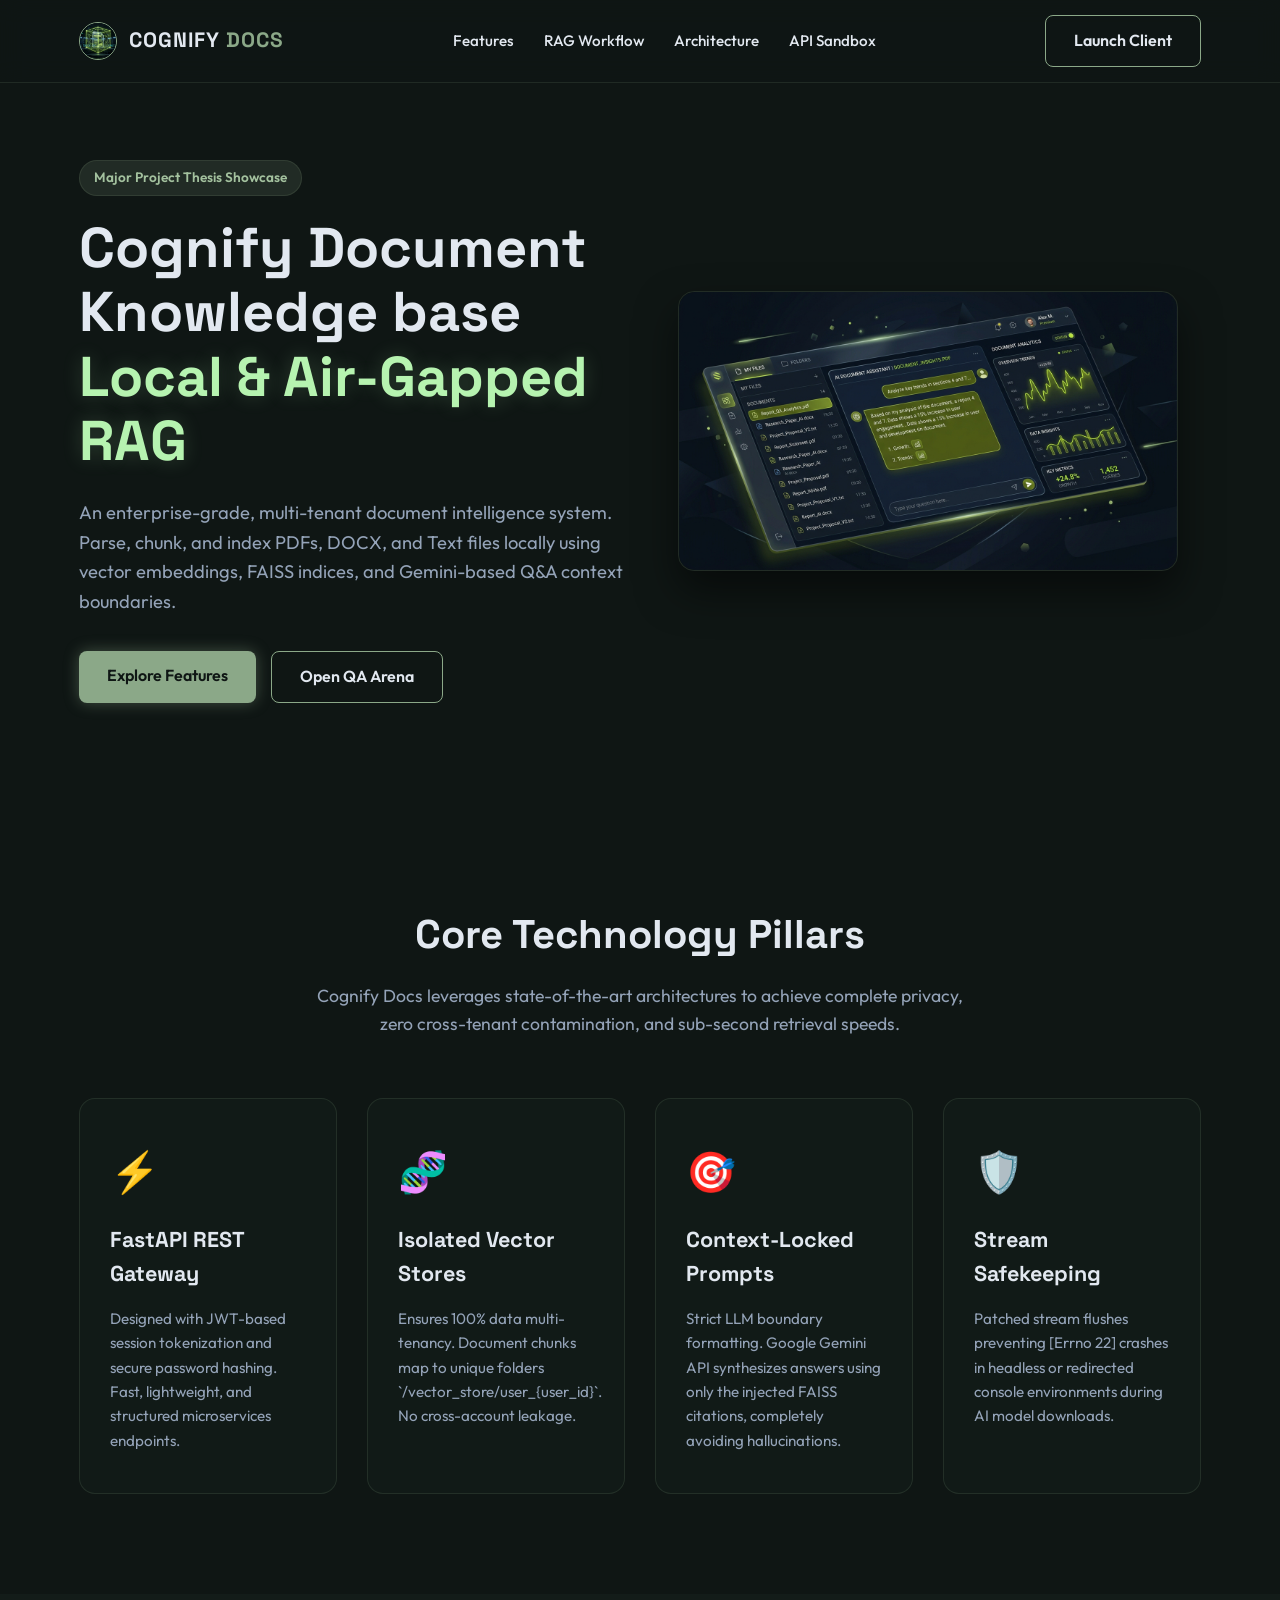
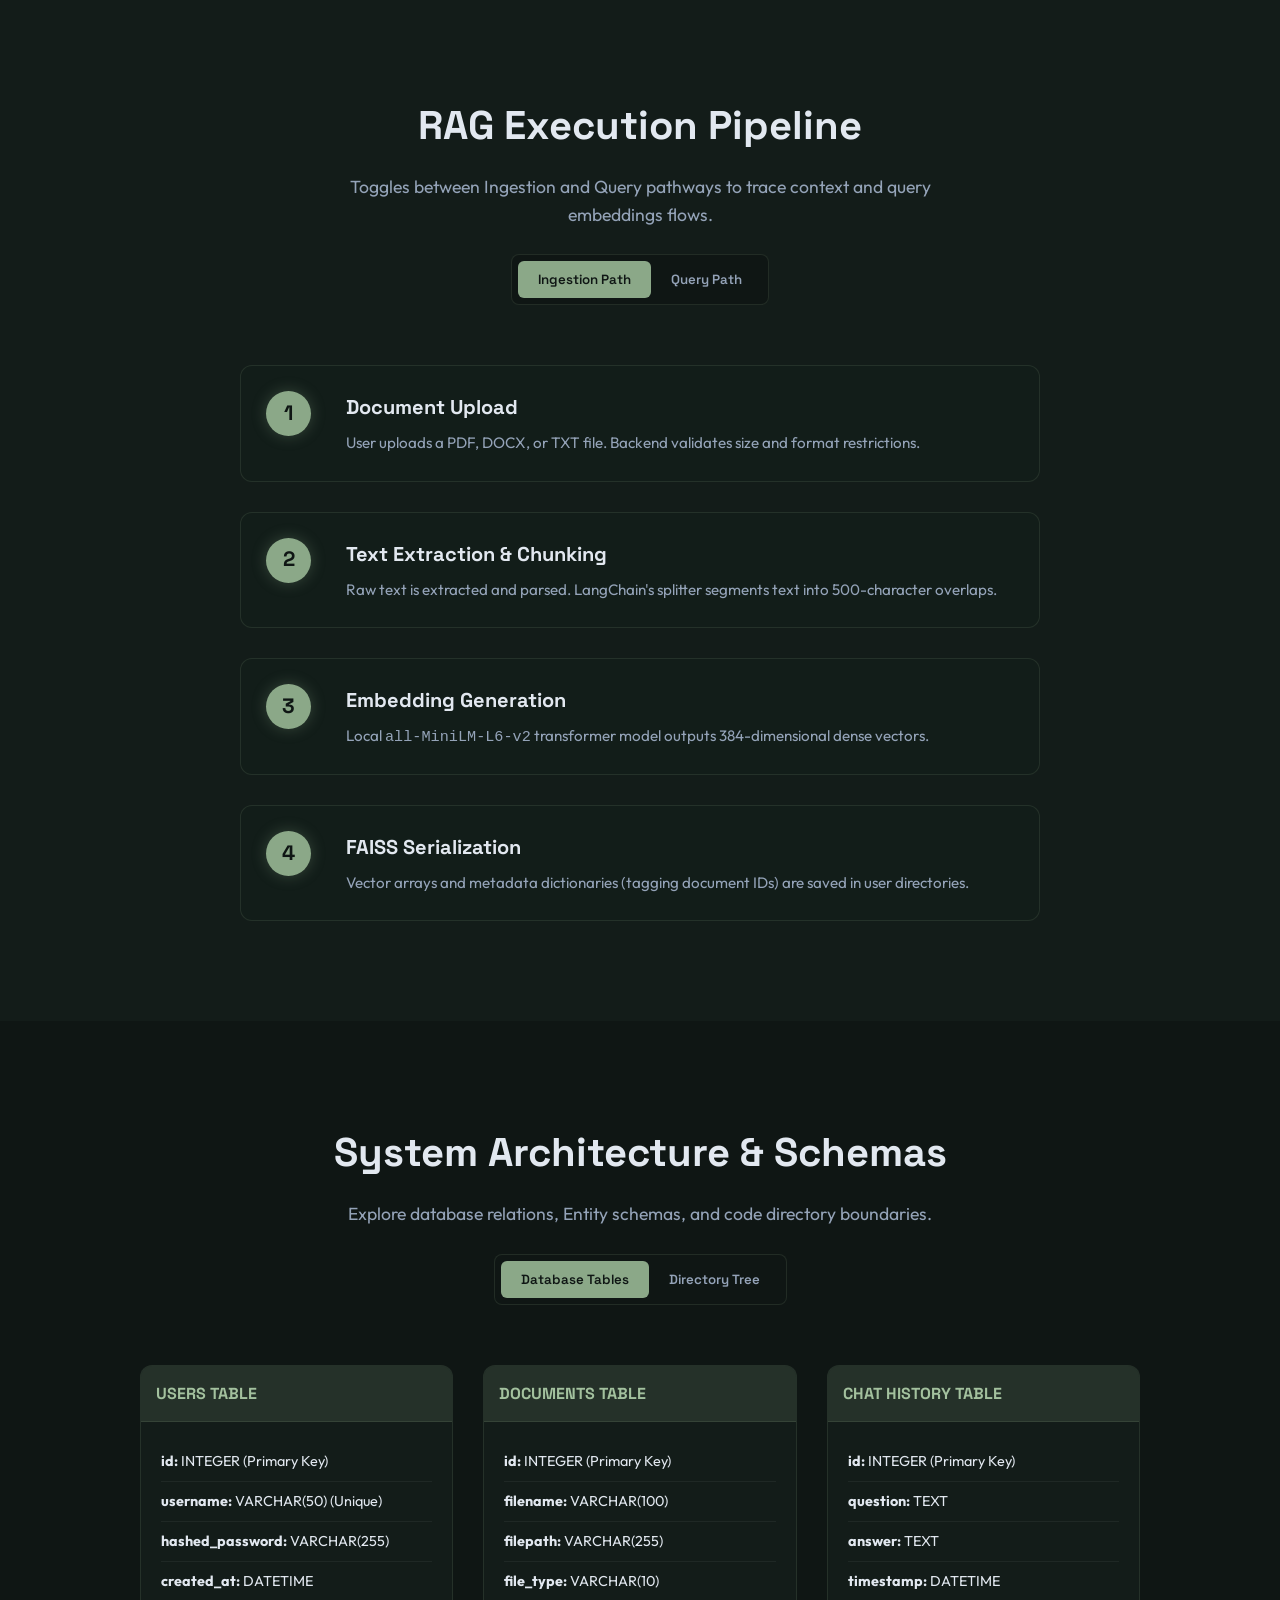
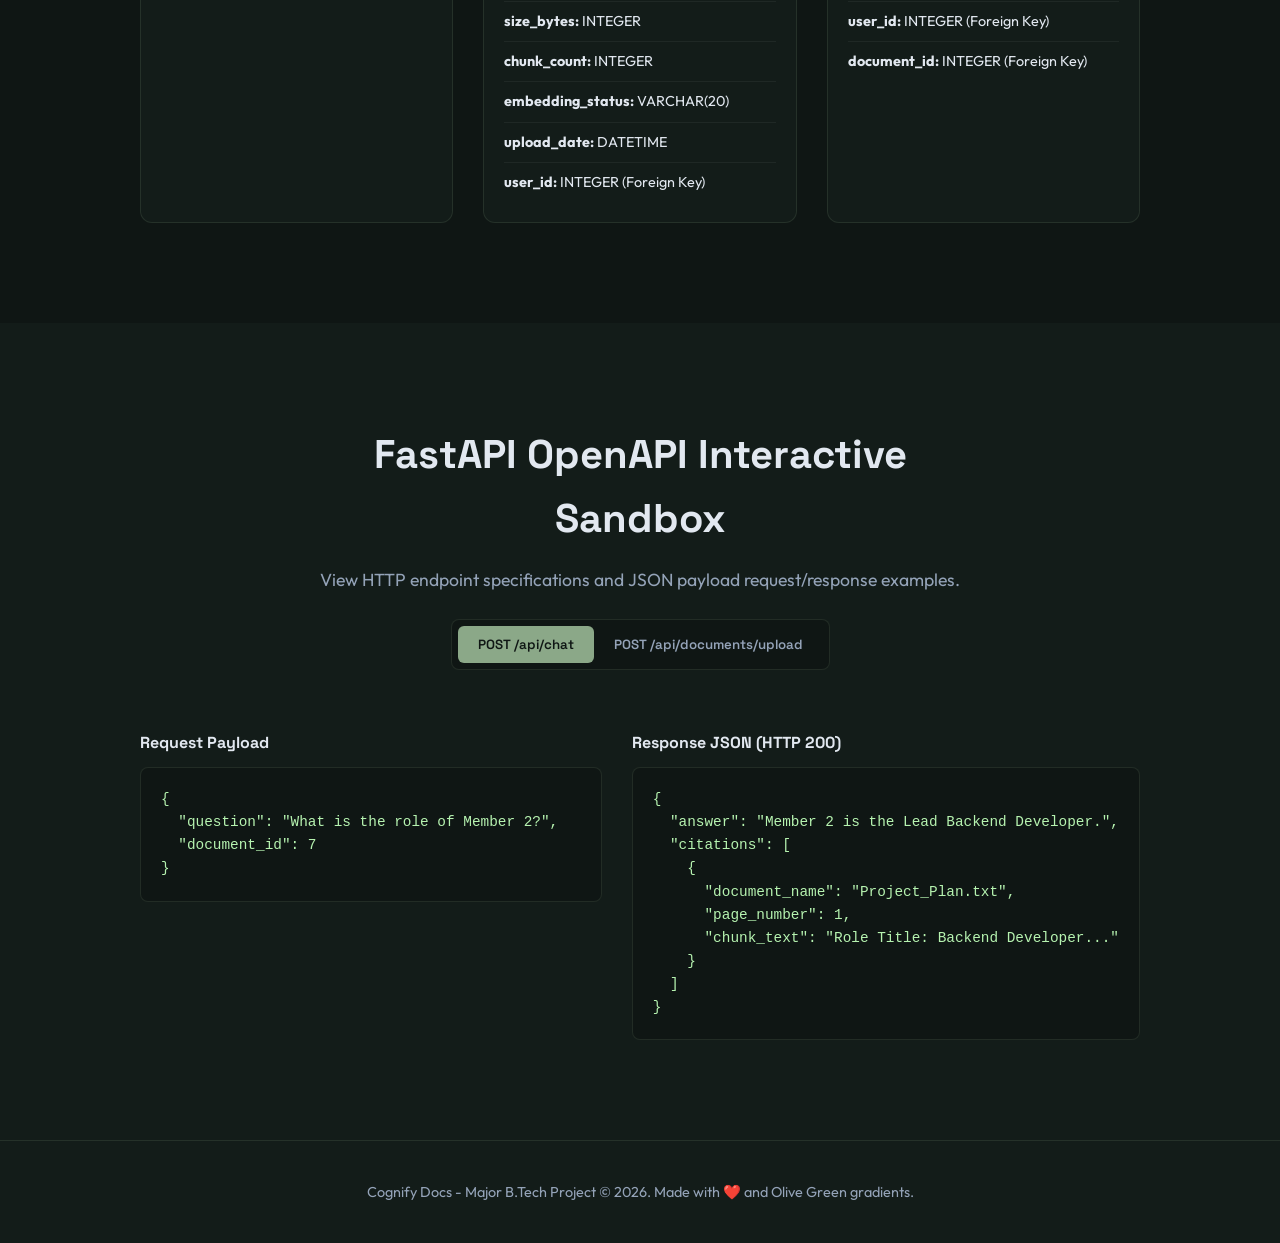
<file: landing/index.html>
<!DOCTYPE html>
<html lang="en">
<head>
    <meta charset="UTF-8">
    <meta name="viewport" content="width=device-width, initial-scale=1.0">
    <title>Cognify Docs - Multi-Tenant Semantic Document Q&A System</title>
    <link rel="stylesheet" href="styles.css">
    <link rel="preconnect" href="https://fonts.googleapis.com">
    <link rel="preconnect" href="https://fonts.gstatic.com" crossorigin>
    <link href="https://fonts.googleapis.com/css2?family=Outfit:wght@300;400;600;800&family=Space+Grotesk:wght@400;600;700&display=swap" rel="stylesheet">
</head>
<body>

    <!-- Header Section -->
    <header class="header">
        <div class="container nav-container">
            <div class="logo-area">
                <img src="assets/logo.jpg" alt="Cognify Logo" class="nav-logo">
                <span class="logo-text">COGNIFY <span class="accent">DOCS</span></span>
            </div>
            <nav class="navbar">
                <a href="#features">Features</a>
                <a href="#pipeline">RAG Workflow</a>
                <a href="#architecture">Architecture</a>
                <a href="#api">API Sandbox</a>
            </nav>
            <div class="nav-actions">
                <a href="http://localhost:8501" target="_blank" class="btn btn-secondary">Launch Client</a>
            </div>
        </div>
    </header>

    <!-- Hero Section -->
    <section class="hero-section">
        <div class="container grid hero-grid">
            <div class="hero-content fade-in">
                <div class="badge">Major Project Thesis Showcase</div>
                <h1 class="hero-title">Cognify Document Knowledge base <br><span class="accent-glow">Local & Air-Gapped RAG</span></h1>
                <p class="hero-desc">
                    An enterprise-grade, multi-tenant document intelligence system. Parse, chunk, and index PDFs, DOCX, and Text files locally using vector embeddings, FAISS indices, and Gemini-based Q&A context boundaries.
                </p>
                <div class="hero-buttons">
                    <a href="#features" class="btn btn-primary">Explore Features</a>
                    <a href="http://localhost:8501" target="_blank" class="btn btn-secondary">Open QA Arena</a>
                </div>
            </div>
            <div class="hero-visual-wrapper fade-in-right">
                <div class="visual-card-3d" id="hero-tilt-card">
                    <img src="assets/dashboard.jpg" alt="Cognify Dashboard Mockup" class="hero-dashboard">
                    <div class="glow-sphere"></div>
                </div>
            </div>
        </div>
    </section>

    <!-- Core Features Section -->
    <section id="features" class="section-container">
        <div class="container text-center section-header">
            <h2 class="section-title">Core Technology Pillars</h2>
            <p class="section-subtitle">Cognify Docs leverages state-of-the-art architectures to achieve complete privacy, zero cross-tenant contamination, and sub-second retrieval speeds.</p>
        </div>
        <div class="container grid features-grid">
            
            <!-- Card 1 -->
            <div class="card card-3d fade-in-up" data-tilt>
                <div class="card-icon">⚡</div>
                <h3>FastAPI REST Gateway</h3>
                <p>Designed with JWT-based session tokenization and secure password hashing. Fast, lightweight, and structured microservices endpoints.</p>
                <div class="card-glow"></div>
            </div>

            <!-- Card 2 -->
            <div class="card card-3d fade-in-up" data-tilt>
                <div class="card-icon">🧬</div>
                <h3>Isolated Vector Stores</h3>
                <p>Ensures 100% data multi-tenancy. Document chunks map to unique folders `/vector_store/user_{user_id}`. No cross-account leakage.</p>
                <div class="card-glow"></div>
            </div>

            <!-- Card 3 -->
            <div class="card card-3d fade-in-up" data-tilt>
                <div class="card-icon">🎯</div>
                <h3>Context-Locked Prompts</h3>
                <p>Strict LLM boundary formatting. Google Gemini API synthesizes answers using only the injected FAISS citations, completely avoiding hallucinations.</p>
                <div class="card-glow"></div>
            </div>

            <!-- Card 4 -->
            <div class="card card-3d fade-in-up" data-tilt>
                <div class="card-icon">🛡️</div>
                <h3>Stream Safekeeping</h3>
                <p>Patched stream flushes preventing [Errno 22] crashes in headless or redirected console environments during AI model downloads.</p>
                <div class="card-glow"></div>
            </div>
        </div>
    </section>

    <!-- Pipeline Workflow Section -->
    <section id="pipeline" class="section-container bg-alt">
        <div class="container text-center section-header">
            <h2 class="section-title">RAG Execution Pipeline</h2>
            <p class="section-subtitle">Toggles between Ingestion and Query pathways to trace context and query embeddings flows.</p>
            <div class="tab-buttons">
                <button class="tab-btn active" onclick="switchPipeline('ingestion')">Ingestion Path</button>
                <button class="tab-btn" onclick="switchPipeline('query')">Query Path</button>
            </div>
        </div>

        <div class="container">
            <!-- Ingestion Pipeline Flow -->
            <div id="pipeline-ingestion" class="pipeline-flow active-flow">
                <div class="flow-step slide-in-left">
                    <div class="step-num">1</div>
                    <div class="step-content">
                        <h4>Document Upload</h4>
                        <p>User uploads a PDF, DOCX, or TXT file. Backend validates size and format restrictions.</p>
                    </div>
                </div>
                <div class="flow-step slide-in-left">
                    <div class="step-num">2</div>
                    <div class="step-content">
                        <h4>Text Extraction & Chunking</h4>
                        <p>Raw text is extracted and parsed. LangChain's splitter segments text into 500-character overlaps.</p>
                    </div>
                </div>
                <div class="flow-step slide-in-left">
                    <div class="step-num">3</div>
                    <div class="step-content">
                        <h4>Embedding Generation</h4>
                        <p>Local <code>all-MiniLM-L6-v2</code> transformer model outputs 384-dimensional dense vectors.</p>
                    </div>
                </div>
                <div class="flow-step slide-in-left">
                    <div class="step-num">4</div>
                    <div class="step-content">
                        <h4>FAISS Serialization</h4>
                        <p>Vector arrays and metadata dictionaries (tagging document IDs) are saved in user directories.</p>
                    </div>
                </div>
            </div>

            <!-- Query Pipeline Flow -->
            <div id="pipeline-query" class="pipeline-flow">
                <div class="flow-step">
                    <div class="step-num">1</div>
                    <div class="step-content">
                        <h4>Question Embedding</h4>
                        <p>User queries the Chat Arena. Question is mapped to a vector in the same embedding space.</p>
                    </div>
                </div>
                <div class="flow-step">
                    <div class="step-num">2</div>
                    <div class="step-content">
                        <h4>Metadata Pre-filtering</h4>
                        <p>A Lambda metadata function pre-filters the search index based on the chosen document ID.</p>
                    </div>
                </div>
                <div class="flow-step">
                    <div class="step-num">3</div>
                    <div class="step-content">
                        <h4>L2 FAISS Similarity Search</h4>
                        <p>Retriever queries vector store to fetch the top 4 closest semantic chunks.</p>
                    </div>
                </div>
                <div class="flow-step">
                    <div class="step-num">4</div>
                    <div class="step-content">
                        <h4>Context Injected Prompting</h4>
                        <p>FastAPI formats a strict prompt containing context chunks and sends it to the Gemini API.</p>
                    </div>
                </div>
            </div>
        </div>
    </section>

    <!-- Architecture & UML section -->
    <section id="architecture" class="section-container">
        <div class="container text-center section-header">
            <h2 class="section-title">System Architecture & Schemas</h2>
            <p class="section-subtitle">Explore database relations, Entity schemas, and code directory boundaries.</p>
            <div class="tab-buttons">
                <button class="tab-btn active" onclick="switchSchema('database')">Database Tables</button>
                <button class="tab-btn" onclick="switchSchema('directory')">Directory Tree</button>
            </div>
        </div>

        <div class="container">
            <!-- Database Tab -->
            <div id="schema-database" class="schema-viewer active-schema fade-in">
                <div class="grid schema-grid">
                    <div class="schema-card">
                        <div class="schema-card-header">USERS TABLE</div>
                        <ul class="schema-list">
                            <li><strong>id:</strong> INTEGER (Primary Key)</li>
                            <li><strong>username:</strong> VARCHAR(50) (Unique)</li>
                            <li><strong>hashed_password:</strong> VARCHAR(255)</li>
                            <li><strong>created_at:</strong> DATETIME</li>
                        </ul>
                    </div>
                    <div class="schema-card">
                        <div class="schema-card-header">DOCUMENTS TABLE</div>
                        <ul class="schema-list">
                            <li><strong>id:</strong> INTEGER (Primary Key)</li>
                            <li><strong>filename:</strong> VARCHAR(100)</li>
                            <li><strong>filepath:</strong> VARCHAR(255)</li>
                            <li><strong>file_type:</strong> VARCHAR(10)</li>
                            <li><strong>size_bytes:</strong> INTEGER</li>
                            <li><strong>chunk_count:</strong> INTEGER</li>
                            <li><strong>embedding_status:</strong> VARCHAR(20)</li>
                            <li><strong>upload_date:</strong> DATETIME</li>
                            <li><strong>user_id:</strong> INTEGER (Foreign Key)</li>
                        </ul>
                    </div>
                    <div class="schema-card">
                        <div class="schema-card-header">CHAT HISTORY TABLE</div>
                        <ul class="schema-list">
                            <li><strong>id:</strong> INTEGER (Primary Key)</li>
                            <li><strong>question:</strong> TEXT</li>
                            <li><strong>answer:</strong> TEXT</li>
                            <li><strong>timestamp:</strong> DATETIME</li>
                            <li><strong>user_id:</strong> INTEGER (Foreign Key)</li>
                            <li><strong>document_id:</strong> INTEGER (Foreign Key)</li>
                        </ul>
                    </div>
                </div>
            </div>

            <!-- Directory Tab -->
            <div id="schema-directory" class="schema-viewer fade-in">
                <div class="directory-container">
<pre>
COGNIFY_DOCS/
├── backend/
│   ├── database/
│   │   ├── connection.py
│   │   └── models.py
│   ├── rag/
│   │   ├── loader.py
│   │   └── vector_store.py
│   ├── routes/
│   │   ├── auth.py
│   │   ├── chat.py
│   │   └── docs.py
│   ├── services/
│   │   ├── auth_service.py
│   │   ├── doc_service.py
│   │   └── rag_service.py
│   ├── utils/
│   │   ├── config.py
│   │   └── logger.py
│   └── main.py
├── frontend/
│   ├── app.py
│   ├── styles.css
│   └── utils.py
├── uploads/
├── vector_store/
└── .env
</pre>
                </div>
            </div>
        </div>
    </section>

    <!-- API Documentation Section -->
    <section id="api" class="section-container bg-alt">
        <div class="container text-center section-header">
            <h2 class="section-title">FastAPI OpenAPI Interactive Sandbox</h2>
            <p class="section-subtitle">View HTTP endpoint specifications and JSON payload request/response examples.</p>
            <div class="tab-buttons">
                <button class="tab-btn active" onclick="switchApi('chat')">POST /api/chat</button>
                <button class="tab-btn" onclick="switchApi('upload')">POST /api/documents/upload</button>
            </div>
        </div>

        <div class="container">
            <!-- API Chat Tab -->
            <div id="api-chat" class="api-viewer active-api fade-in">
                <div class="grid api-grid">
                    <div>
                        <h4>Request Payload</h4>
                        <div class="code-box">
<pre>{
  "question": "What is the role of Member 2?",
  "document_id": 7
}</pre>
                        </div>
                    </div>
                    <div>
                        <h4>Response JSON (HTTP 200)</h4>
                        <div class="code-box">
<pre>{
  "answer": "Member 2 is the Lead Backend Developer.",
  "citations": [
    {
      "document_name": "Project_Plan.txt",
      "page_number": 1,
      "chunk_text": "Role Title: Backend Developer..."
    }
  ]
}</pre>
                        </div>
                    </div>
                </div>
            </div>

            <!-- API Upload Tab -->
            <div id="api-upload" class="api-viewer fade-in">
                <div class="grid api-grid">
                    <div>
                        <h4>Request Form-Data</h4>
                        <div class="code-box">
<pre>Headers: 
Authorization: Bearer <JWT_TOKEN>

Form Data:
file: Binary file content (PDF/DOCX/TXT)</pre>
                        </div>
                    </div>
                    <div>
                        <h4>Response JSON (HTTP 201)</h4>
                        <div class="code-box">
<pre>{
  "id": 7,
  "filename": "Project_Plan.txt",
  "file_type": ".txt",
  "chunk_count": 9,
  "embedding_status": "PROCESSED"
}</pre>
                        </div>
                    </div>
                </div>
            </div>
        </div>
    </section>

    <!-- Footer Section -->
    <footer class="footer">
        <div class="container footer-content text-center">
            <p>Cognify Docs - Major B.Tech Project © 2026. Made with ❤️ and Olive Green gradients.</p>
        </div>
    </footer>

    <script src="script.js"></script>
</body>
</html>
</file>
<file: landing/styles.css>
/* --- CSS VARIABLES & TOKENS --- */
:root {
    --bg-dark: #0f1614;
    --bg-dark-alt: #131c19;
    --primary-olive: #8ba888;
    --light-olive: #a3c19e;
    --dark-olive: #4f644d;
    --neon-olive: #b6f3b0;
    --text-main: #e2e8f0;
    --text-muted: #94a3b8;
    --border-glass: rgba(139, 168, 136, 0.15);
    --bg-glass: rgba(19, 30, 26, 0.6);
    --font-header: 'Space Grotesk', sans-serif;
    --font-body: 'Outfit', sans-serif;
}

/* --- RESET & BASIC STYLES --- */
* {
    margin: 0;
    padding: 0;
    box-sizing: border-box;
}

html {
    scroll-behavior: smooth;
}

body {
    background-color: var(--bg-dark);
    color: var(--text-main);
    font-family: var(--font-body);
    line-height: 1.6;
    overflow-x: hidden;
}

h1, h2, h3, h4 {
    font-family: var(--font-header);
    font-weight: 700;
}

a {
    text-decoration: none;
    color: inherit;
}

.container {
    width: 90%;
    max-width: 1200px;
    margin: 0 auto;
    padding: 0 15px;
}

.grid {
    display: grid;
    gap: 30px;
}

.text-center {
    text-align: center;
}

/* --- BUTTONS --- */
.btn {
    display: inline-block;
    padding: 12px 28px;
    border-radius: 8px;
    font-weight: 600;
    font-size: 1rem;
    transition: all 0.3s ease;
    cursor: pointer;
}

.btn-primary {
    background-color: var(--primary-olive);
    color: var(--bg-dark);
    box-shadow: 0 0 15px rgba(139, 168, 136, 0.4);
}

.btn-primary:hover {
    background-color: var(--light-olive);
    transform: translateY(-2px);
    box-shadow: 0 0 25px rgba(163, 193, 158, 0.6);
}

.btn-secondary {
    background-color: transparent;
    color: var(--text-main);
    border: 1px solid var(--primary-olive);
}

.btn-secondary:hover {
    background-color: rgba(139, 168, 136, 0.1);
    transform: translateY(-2px);
}

/* --- HEADER / NAVIGATION --- */
.header {
    position: fixed;
    top: 0;
    left: 0;
    width: 100%;
    z-index: 1000;
    background-color: rgba(15, 22, 20, 0.85);
    backdrop-filter: blur(12px);
    border-bottom: 1px solid var(--border-glass);
    padding: 15px 0;
}

.nav-container {
    display: flex;
    justify-content: space-between;
    align-items: center;
}

.logo-area {
    display: flex;
    align-items: center;
    gap: 12px;
}

.nav-logo {
    width: 38px;
    height: 38px;
    border-radius: 50%;
    border: 1px solid var(--primary-olive);
    object-fit: cover;
}

.logo-text {
    font-family: var(--font-header);
    font-size: 1.3rem;
    font-weight: 700;
    letter-spacing: 1px;
}

.accent {
    color: var(--primary-olive);
}

.navbar {
    display: flex;
    gap: 30px;
    font-weight: 500;
}

.navbar a {
    transition: color 0.3s ease;
    font-size: 0.95rem;
}

.navbar a:hover {
    color: var(--primary-olive);
}

/* --- HERO SECTION --- */
.hero-section {
    padding: 160px 0 100px 0;
    position: relative;
}

.hero-grid {
    grid-template-columns: 1fr 1fr;
    align-items: center;
}

@media (max-width: 900px) {
    .hero-grid {
        grid-template-columns: 1fr;
        text-align: center;
    }
}

.badge {
    display: inline-block;
    padding: 6px 14px;
    border-radius: 30px;
    background-color: rgba(139, 168, 136, 0.15);
    border: 1px solid var(--border-glass);
    color: var(--light-olive);
    font-size: 0.85rem;
    font-weight: 600;
    margin-bottom: 20px;
}

.hero-title {
    font-size: 3.5rem;
    line-height: 1.15;
    margin-bottom: 25px;
}

.accent-glow {
    color: var(--neon-olive);
    text-shadow: 0 0 20px rgba(182, 243, 176, 0.2);
}

.hero-desc {
    color: var(--text-muted);
    font-size: 1.15rem;
    margin-bottom: 35px;
}

.hero-buttons {
    display: flex;
    gap: 15px;
}

@media (max-width: 900px) {
    .hero-buttons {
        justify-content: center;
    }
}

/* --- 3D HERO CARD --- */
.hero-visual-wrapper {
    perspective: 1000px;
    display: flex;
    justify-content: center;
}

.visual-card-3d {
    position: relative;
    width: 100%;
    max-width: 500px;
    border-radius: 16px;
    overflow: hidden;
    border: 1px solid var(--border-glass);
    box-shadow: 0 20px 40px rgba(0, 0, 0, 0.5);
    transform-style: preserve-3d;
    transition: transform 0.1s ease;
}

.hero-dashboard {
    width: 100%;
    display: block;
    border-radius: 16px;
}

.glow-sphere {
    position: absolute;
    top: -50px;
    right: -50px;
    width: 250px;
    height: 250px;
    background: radial-gradient(circle, rgba(139,168,136,0.3) 0%, rgba(0,0,0,0) 70%);
    z-index: -1;
    pointer-events: none;
}

/* --- SECTIONS COMMON --- */
.section-container {
    padding: 100px 0;
}

.bg-alt {
    background-color: var(--bg-dark-alt);
}

.section-header {
    max-width: 700px;
    margin: 0 auto 60px auto;
}

.section-title {
    font-size: 2.5rem;
    margin-bottom: 15px;
}

.section-subtitle {
    color: var(--text-muted);
    font-size: 1.1rem;
}

/* --- FEATURES GRID --- */
.features-grid {
    grid-template-columns: repeat(auto-fit, minmax(250px, 1fr));
}

.card {
    background: var(--bg-glass);
    border: 1px solid var(--border-glass);
    border-radius: 16px;
    padding: 40px 30px;
    text-align: left;
    transition: all 0.3s ease;
    position: relative;
    overflow: hidden;
    transform-style: preserve-3d;
}

.card-icon {
    font-size: 2.5rem;
    margin-bottom: 20px;
}

.card h3 {
    font-size: 1.35rem;
    margin-bottom: 15px;
}

.card p {
    color: var(--text-muted);
    font-size: 0.95rem;
}

.card-glow {
    position: absolute;
    top: 50%;
    left: 50%;
    transform: translate(-50%, -50%);
    width: 120%;
    height: 120%;
    background: radial-gradient(circle, rgba(139,168,136,0.15) 0%, rgba(0,0,0,0) 60%);
    z-index: -1;
    pointer-events: none;
    opacity: 0;
    transition: opacity 0.5s ease;
}

.card:hover .card-glow {
    opacity: 1;
}

.card:hover {
    border-color: rgba(139, 168, 136, 0.4);
    box-shadow: 0 10px 30px rgba(139, 168, 136, 0.1);
}

/* --- PIPELINE TABS & WORKFLOW --- */
.tab-buttons {
    display: inline-flex;
    background-color: var(--bg-dark);
    padding: 6px;
    border-radius: 8px;
    border: 1px solid var(--border-glass);
    margin-top: 25px;
}

.tab-btn {
    background: transparent;
    border: none;
    color: var(--text-muted);
    padding: 10px 20px;
    border-radius: 6px;
    cursor: pointer;
    font-family: var(--font-header);
    font-weight: 600;
    transition: all 0.3s ease;
}

.tab-btn.active {
    background-color: var(--primary-olive);
    color: var(--bg-dark);
}

.pipeline-flow {
    display: none;
    flex-direction: column;
    gap: 30px;
    max-width: 800px;
    margin: 0 auto;
}

.pipeline-flow.active-flow {
    display: flex;
}

.flow-step {
    display: flex;
    gap: 35px;
    align-items: flex-start;
    background: var(--bg-glass);
    border: 1px solid var(--border-glass);
    padding: 25px;
    border-radius: 12px;
}

.step-num {
    background-color: var(--primary-olive);
    color: var(--bg-dark);
    font-family: var(--font-header);
    font-weight: 700;
    font-size: 1.3rem;
    width: 45px;
    height: 45px;
    display: flex;
    justify-content: center;
    align-items: center;
    border-radius: 50%;
    flex-shrink: 0;
    box-shadow: 0 0 15px rgba(139, 168, 136, 0.3);
}

.step-content h4 {
    font-size: 1.25rem;
    margin-bottom: 8px;
}

.step-content p {
    color: var(--text-muted);
    font-size: 0.95rem;
}

/* --- SCHEMAS & DATABASE --- */
.schema-viewer {
    display: none;
    max-width: 1000px;
    margin: 0 auto;
}

.schema-viewer.active-schema {
    display: block;
}

.schema-grid {
    grid-template-columns: repeat(auto-fit, minmax(280px, 1fr));
}

.schema-card {
    background-color: var(--bg-dark-alt);
    border: 1px solid var(--border-glass);
    border-radius: 12px;
    overflow: hidden;
}

.schema-card-header {
    background-color: rgba(139, 168, 136, 0.15);
    padding: 15px;
    font-family: var(--font-header);
    font-weight: 700;
    color: var(--light-olive);
    border-bottom: 1px solid var(--border-glass);
}

.schema-list {
    list-style: none;
    padding: 20px;
}

.schema-list li {
    padding: 8px 0;
    border-bottom: 1px solid rgba(255, 255, 255, 0.05);
    font-size: 0.9rem;
}

.schema-list li:last-child {
    border-bottom: none;
}

.directory-container {
    background-color: var(--bg-dark-alt);
    border: 1px solid var(--border-glass);
    border-radius: 12px;
    padding: 30px;
    font-family: 'Courier New', Courier, monospace;
    overflow-x: auto;
    font-size: 0.95rem;
}

/* --- API DOCUMENTATION SANDBOX --- */
.api-viewer {
    display: none;
    max-width: 1000px;
    margin: 0 auto;
}

.api-viewer.active-api {
    display: block;
}

.api-grid {
    grid-template-columns: 1fr 1fr;
}

@media (max-width: 768px) {
    .api-grid {
        grid-template-columns: 1fr;
    }
}

.api-grid h4 {
    margin-bottom: 12px;
}

.code-box {
    background-color: var(--bg-dark);
    border: 1px solid var(--border-glass);
    padding: 20px;
    border-radius: 8px;
    font-family: 'Courier New', Courier, monospace;
    overflow-x: auto;
    color: var(--neon-olive);
    font-size: 0.9rem;
}

/* --- FOOTER --- */
.footer {
    border-top: 1px solid var(--border-glass);
    padding: 40px 0;
    background-color: var(--bg-dark-alt);
}

.footer-content p {
    color: var(--text-muted);
    font-size: 0.9rem;
}

/* --- INTERSECTION OBSERVER ANIMATIONS (SCROLL SLIDERS) --- */
.fade-in {
    opacity: 0;
    transform: translateY(30px);
    transition: opacity 1s ease, transform 1s ease;
}

.fade-in-right {
    opacity: 0;
    transform: translateX(50px);
    transition: opacity 1s ease, transform 1s ease;
}

.fade-in-up {
    opacity: 0;
    transform: translateY(40px);
    transition: opacity 0.8s ease, transform 0.8s ease;
}

.slide-in-left {
    opacity: 0;
    transform: translateX(-40px);
    transition: opacity 0.8s ease, transform 0.8s ease;
}

/* Entrance Trigger class */
.show {
    opacity: 1;
    transform: translate(0);
}
</file>
